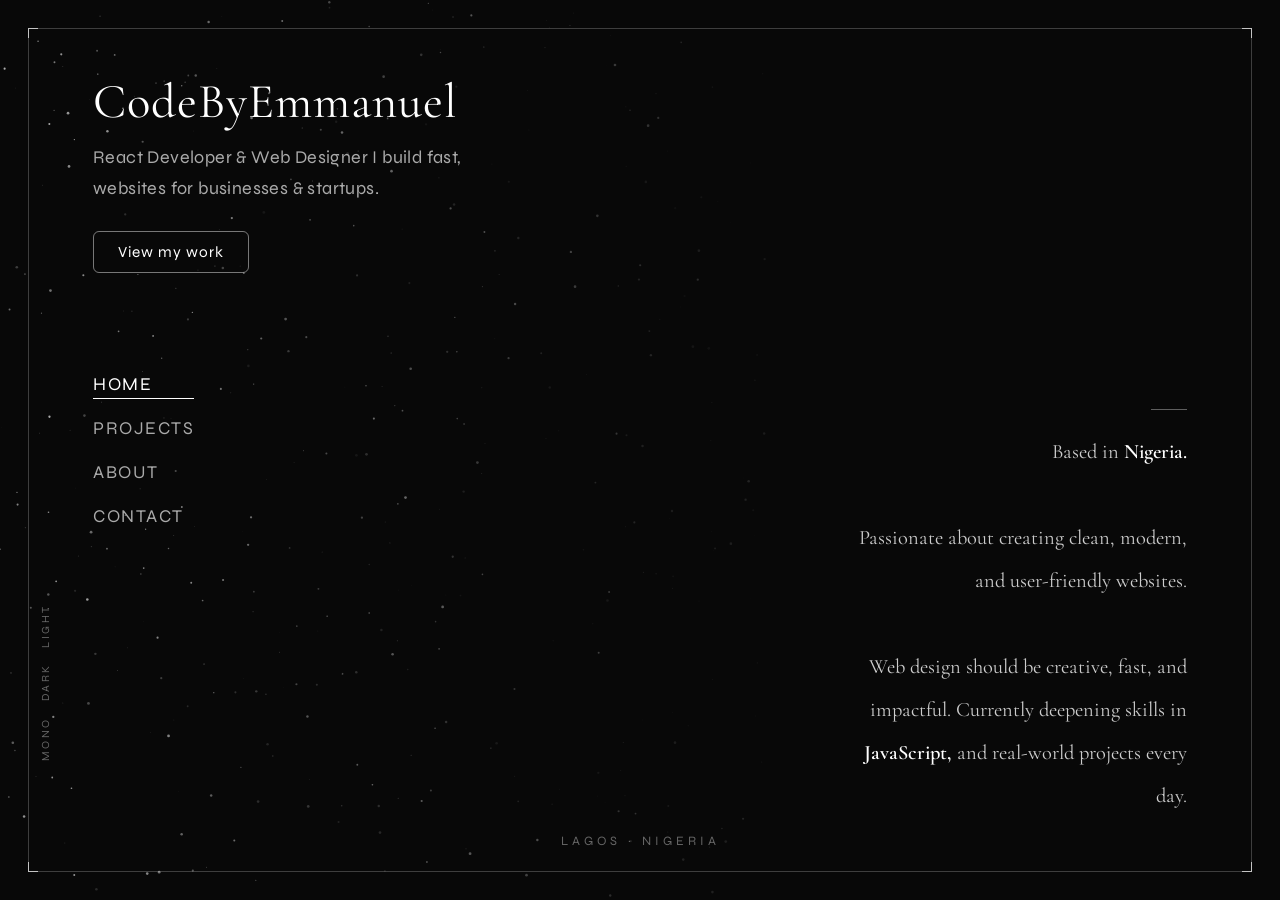
<file: index.html>
<!DOCTYPE html>
<html lang="en">
<head>
  <meta charset="UTF-8">
  <meta name="viewport" content="width=device-width, initial-scale=1.0">
  <title>CodeByEmmanuel | Frontend Developer</title>
  <meta name="color-scheme" content="dark">
  <link href="https://fonts.googleapis.com/css2?family=Cormorant+Garamond:wght@300;400&family=Syne:wght@300;400;500&display=swap" rel="stylesheet">
  <link rel="stylesheet" href="index.css">
</head>
<body class="fade">

  <!-- Particle Background -->
  <canvas id="bg"></canvas>

  <!-- FRAME CONTAINER -->
  <div class="frame">

    <!-- Corner accents -->
    <div class="corner tl"></div>
    <div class="corner tr"></div>
    <div class="corner bl"></div>
    <div class="corner br"></div>

    <!-- TOP-LEFT: Name + Role + CTA -->
    <div class="header">
      <h1>CodeByEmmanuel</h1>
      <p class="role">React Developer & Web Designer I build fast, websites for businesses & startups.</p>
      <a class="project-html" href="project.html">View my work</a>
    </div>

    <!-- TOP-RIGHT: Availability status -->


    <!-- LEFT CENTER: Navigation -->
    <nav class="menu">
      <a href="index.html">Home</a>
      <a href="projects.html">Projects</a>
      <a href="about.html">About</a>
      <a href="contact.html">Contact</a>
    </nav>

    <!-- BOTTOM-RIGHT: Bio -->
    <div class="bio">
      <p>
        Based in <strong>Nigeria.</strong><br><br>
        Passionate about creating clean, modern,
        and user-friendly websites.<br><br>
        Web design should be creative, fast,
        and impactful. Currently deepening
        skills in <strong>JavaScript,</strong>
        and real-world projects every day.
      </p>
    </div>

    <!-- BOTTOM-CENTER: Location tag -->
    <div class="location-tag">Lagos · Nigeria</div>

    <!-- LEFT EDGE: Mode switcher -->
    <div class="side-modes">
      <span>LIGHT</span>
      <span>DARK</span>
      <span>MONO</span>
    </div>

  </div>

  <script src="index.js"></script>

</body>
</html>
</file>
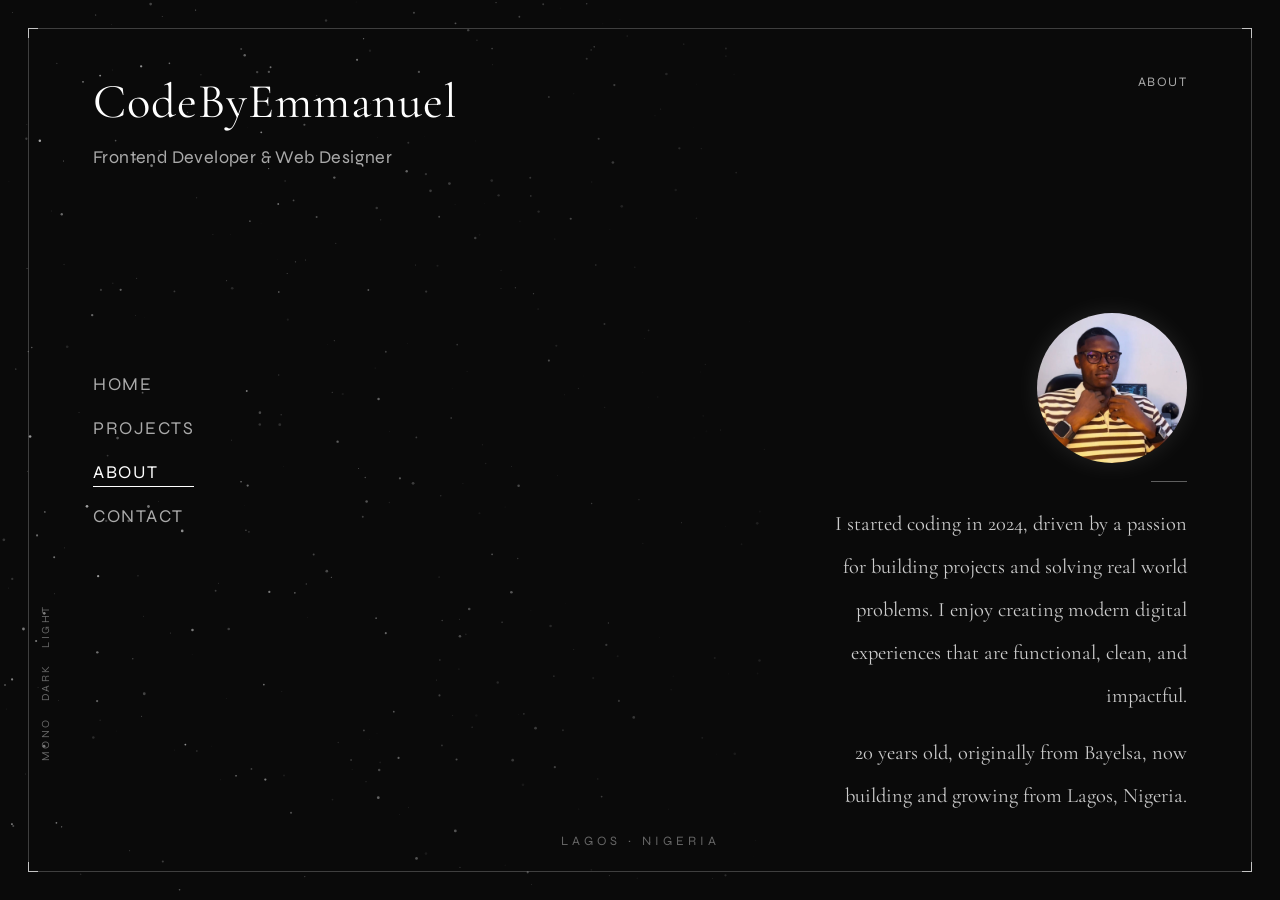
<file: about.html>
<!DOCTYPE html>
<html lang="en">
<head>
  <meta charset="UTF-8">
  <meta name="viewport" content="width=device-width, initial-scale=1.0">
  <title>CodeByEmmanuel | About</title>
  <meta name="color-scheme" content="dark">
  <link href="https://fonts.googleapis.com/css2?family=Cormorant+Garamond:wght@300;400&family=Syne:wght@300;400;500&display=swap" rel="stylesheet">
  <link rel="stylesheet" href="about.css">
</head>
<body class="fade">

  <canvas id="bg"></canvas>

  <div class="frame">

    <div class="corner tl"></div>
    <div class="corner tr"></div>
    <div class="corner bl"></div>
    <div class="corner br"></div>

    <!-- TOP-LEFT: Name + role -->
    <div class="header">
      <h1>CodeByEmmanuel</h1>
      <p class="role">Frontend Developer &amp; Web Designer</p>
    </div>

    <!-- TOP-RIGHT: Page label -->
    <div class="page-label">About</div>

    <!-- LEFT CENTER: Navigation -->
    <nav class="menu">
      <a href="index.html">Home</a>
      <a href="projects.html">Projects</a>
      <a href="about.html">About</a>
      <a href="contact.html">Contact</a>
    </nav>

    <!-- BOTTOM-RIGHT: Bio + Photo -->
    <div class="bio">

      <!-- Photo -->
      <img src="pic.jpeg" alt="Emmanuel" class="bio-photo">

      <!-- Decorative line -->
      <div class="bio-line"></div>

      <!-- Text -->
      <p>
        I started coding in 2024, driven by a passion for building projects
        and solving real world problems. I enjoy creating modern digital
        experiences that are functional, clean, and impactful.
     </p>

     <p>
      20 years old, originally from Bayelsa, now building and growing
      from Lagos, Nigeria.
    </p>

    </div>

    <!-- BOTTOM-CENTER: Location -->
    <div class="location-tag">Lagos · Nigeria</div>

    <!-- LEFT EDGE: Side modes -->
    <div class="side-modes">
      <span>LIGHT</span>
      <span>DARK</span>
      <span>MONO</span>
    </div>

  </div>

  <script src="about.js"></script>
</body>
</html>
</file>
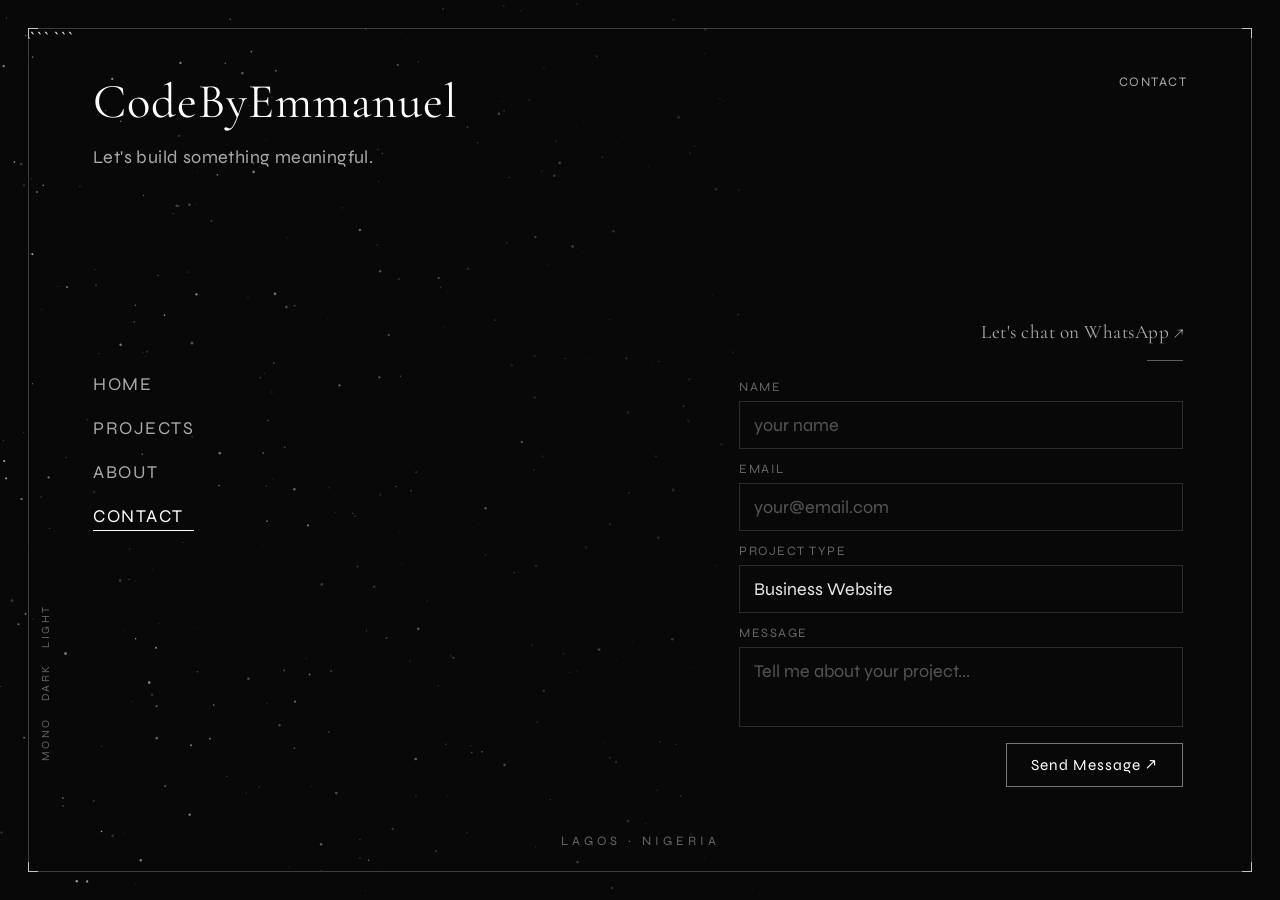
<file: contact.html>
<!DOCTYPE html>

<html lang="en">
<head>
  <meta charset="UTF-8">
  <meta name="viewport" content="width=device-width, initial-scale=1.0">
  <title>CodeByEmmanuel | Contact</title>
  <meta name="color-scheme" content="dark">
  <link href="https://fonts.googleapis.com/css2?family=Cormorant+Garamond:wght@300;400&family=Syne:wght@300;400;500&display=swap" rel="stylesheet">
  <link rel="stylesheet" href="contact.css">
</head>
<body>

<canvas id="bg"></canvas>

  <div class="frame">

```
<div class="corner tl"></div>
<div class="corner tr"></div>
<div class="corner bl"></div>
<div class="corner br"></div>

<!-- TOP-LEFT: Name + role -->
<div class="header">
  <h1>CodeByEmmanuel</h1>
  <p class="role">Let's build something meaningful.</p>
</div>

<!-- TOP-RIGHT: Page label -->
<div class="page-label">Contact</div>

<!-- LEFT CENTER: Navigation -->
<nav class="menu">
  <a href="index.html">Home</a>
  <a href="projects.html">Projects</a>
  <a href="about.html">About</a>
  <a href="contact.html" class="active">Contact</a>
</nav>

<!-- BOTTOM-RIGHT: Contact form -->
<div class="contact-content">

  <!-- Direct links -->
  <div class="direct-contact">
    
    <a href="https://Wa.me/23409165374015" target="_blank">Let's chat on WhatsApp ↗</a>
  </div>

  <!-- Decorative line -->
  <div class="contact-line"></div>

  <!-- Form — connected to Formspree (replace YOUR_FORM_ID) -->
  <form id="contactForm" action="https://formspree.io/f/mojrgwwz" method="POST">

    <div class="form-group">
      <label>Name</label>
      <input type="text" name="name" placeholder="your name" required>
    </div>

    <div class="form-group">
      <label>Email</label>
      <input type="email" name="email" placeholder="your@email.com" required>
    </div>

    <div class="form-group">
      <label>Project Type</label>
      <select name="project">
        <option>Business Website</option>
        <option>Portfolio Website</option>
        <option>Landing Page</option>
        <option>Frontend Job Opportunity</option>
        <option>Other</option>
      </select>
    </div>

    <div class="form-group">
      <label>Message</label>
      <textarea name="message" placeholder="Tell me about your project..." required></textarea>
    </div>

    <button type="submit" class="send-btn">Send Message ↗</button>
    <p class="status"></p>

  </form>

</div>

<!-- BOTTOM-CENTER: Location -->
<div class="location-tag">Lagos · Nigeria</div>

<!-- LEFT EDGE: Side modes -->
<div class="side-modes">
  <span>LIGHT</span>
  <span>DARK</span>
  <span>MONO</span>
</div>
```

  </div>

  <script src="contact.js"></script>

</body>
</html>
</file>
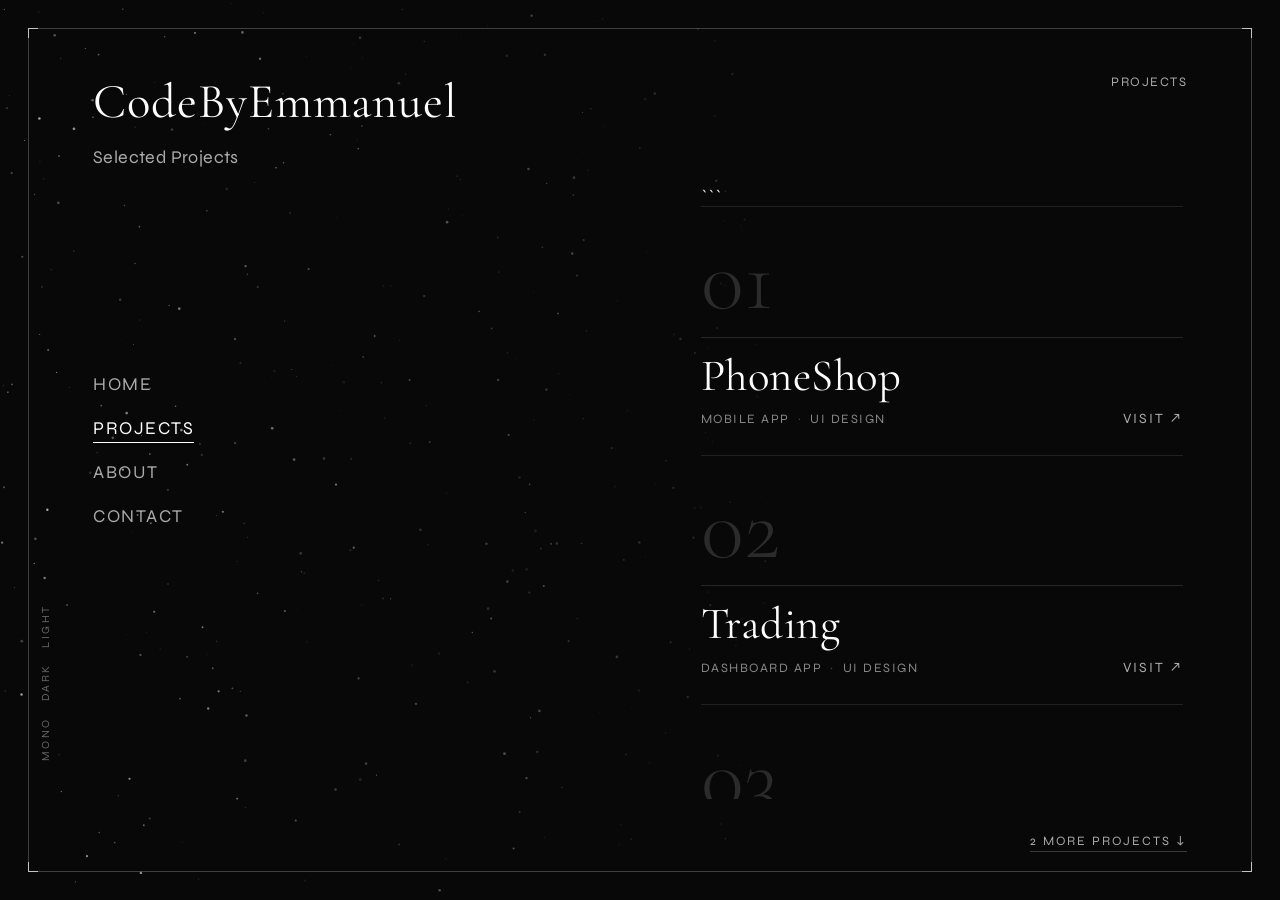
<file: projects.html>
<!DOCTYPE html>
<html lang="en">
<head>
  <meta charset="UTF-8">
  <meta name="viewport" content="width=device-width, initial-scale=1.0">
  <title>CodeByEmmanuel | Projects</title>
  <meta name="color-scheme" content="dark">
  <link href="https://fonts.googleapis.com/css2?family=Cormorant+Garamond:wght@300;400&family=Syne:wght@300;400;500&display=swap" rel="stylesheet">
  <link rel="stylesheet" href="projects.css">
</head>
<body>

<canvas id="bg"></canvas>

<div class="frame">
  <div class="corner tl"></div>
  <div class="corner tr"></div>
  <div class="corner bl"></div>
  <div class="corner br"></div>

  <!-- TOP-LEFT: Name + page title -->

  <div class="header">
    <h1>CodeByEmmanuel</h1>
    <p class="role">Selected Projects</p>
  </div>

  <!-- TOP-RIGHT: Count -->

  <div class="project-count">
    <span></span> Projects
  </div>

  <!-- LEFT CENTER: Navigation -->

  <nav class="menu">
    <a href="index.html">Home</a>
    <a href="projects.html" class="active">Projects</a>
    <a href="about.html">About</a>
    <a href="contact.html">Contact</a>
  </nav>

  <!-- RIGHT: Numbered project cards -->

  <div class="bio-content" id="bioContent">

```
<!-- Project 01 -->
<div class="project-item">
  <div class="project-number">01</div>
  <div class="project-line"></div>
  <div class="project-footer">
    <div>
      <h2>PhoneShop</h2>
      <div class="project-tags">
        <span>Mobile App</span>
        <span>UI DESIGN</span>
      </div>
    </div>
    <a class="project-link" href="#" target="_blank">VISIT ↗</a>
  </div>
</div>

<!-- Project 02 -->
<div class="project-item">
  <div class="project-number">02</div>
  <div class="project-line"></div>
  <div class="project-footer">
    <div>
      <h2>Trading</h2>
      <div class="project-tags">
        <span>DASHBOARD APP</span>
        <span>UI DESIGN</span>
      </div>
    </div>
    <a class="project-link" href="https://codebyemmanuel19.github.io/trading/" target="_blank">VISIT ↗</a>
  </div>
</div>

<!-- Project 03 -->
<div class="project-item">
  <div class="project-number">03</div>
  <div class="project-line"></div>
  <div class="project-footer">
    <div>
      <h2>Auréa</h2>
      <div class="project-tags">
        <span>FASHION WEBSITE</span>
        <span>UI DESIGN</span>
      </div>
    </div>
    <a class="project-link" href="" target="_blank">VISIT ↗</a>
  </div>
</div>

<!-- Project 04 -->
<div class="project-item">
  <div class="project-number">04</div>
  <div class="project-line"></div>
  <div class="project-footer">
    <div>
      <h2>Restaurant</h2>
      <div class="project-tags">
        <span>BUSINESS WEBSITE</span>
        <span>UI DESIGN</span>
      </div>
    </div>
    <a class="project-link" href="#" target="_blank">VISIT ↗</a>
  </div>
</div>


  </div>

  <!-- Scroll hint -->

  <div class="scroll-hint" id="scrollHint">
    <span id="scrollHintText">2 more projects ↓</span>
  </div>

  <!-- LEFT EDGE -->

  <div class="side-modes">
    <span>LIGHT</span>
    <span>DARK</span>
    <span>MONO</span>
  </div>

</div>

<script src="projects.js"></script>

</body>
</html>
</file>
<file: index.css>
/* ============================================================
   INDEX.CSS — CodeByEmmanuel Portfolio
   ============================================================ */


/* ─── RESET & BASE ─────────────────────────────────────────── */

*, *::before, *::after {
  margin: 0;
  padding: 0;
  box-sizing: border-box;
}

html, body {
  background: #0a0a0a;
  height: 100%;
}

body {
  opacity: 0;
  transition: opacity 0.5s ease;
  background: #0a0a0a;
  color: #eaeaea;
  font-family: 'Syne', sans-serif;
  overflow: hidden;
}

body.fade-in {
  opacity: 1;
}


/* ─── CANVAS BACKGROUND ────────────────────────────────────── */

canvas {
  position: fixed;
  top: 0;
  left: 0;
  width: 100%;
  height: 100%;
  z-index: 0;
  pointer-events: none;
}


/* ─── FRAME ────────────────────────────────────────────────── */

.frame {
  position: fixed;
  inset: clamp(12px, 2.5vw, 28px);
  border: 1px solid rgba(255, 255, 255, 0.22);
  z-index: 2;
}


/* ─── CORNER ACCENTS ───────────────────────────────────────── */

.corner {
  position: absolute;
  width: 10px;
  height: 10px;
}

.corner.tl {
  top: -1px;
  left: -1px;
  border-top: 1px solid rgba(255, 255, 255, 0.7);
  border-left: 1px solid rgba(255, 255, 255, 0.7);
}

.corner.tr {
  top: -1px;
  right: -1px;
  border-top: 1px solid rgba(255, 255, 255, 0.7);
  border-right: 1px solid rgba(255, 255, 255, 0.7);
}

.corner.bl {
  bottom: -1px;
  left: -1px;
  border-bottom: 1px solid rgba(255, 255, 255, 0.7);
  border-left: 1px solid rgba(255, 255, 255, 0.7);
}

.corner.br {
  bottom: -1px;
  right: -1px;
  border-bottom: 1px solid rgba(255, 255, 255, 0.7);
  border-right: 1px solid rgba(255, 255, 255, 0.7);
}


/* ─── HEADER — TOP LEFT ────────────────────────────────────── */

.header {
  position: absolute;
  top: clamp(28px, 5vh, 60px);
  left: clamp(28px, 5vw, 72px);
  max-width: clamp(240px, 38vw, 500px);
}

.header h1 {
  font-family: 'Cormorant Garamond', serif;
  font-size: clamp(30px, 3.8vw, 54px);
  font-weight: 400;
  letter-spacing: 1px;
  line-height: 1.15;
  color: #ffffff;
}

.role {
  margin-top: 12px;
  font-size: clamp(15px, 1.4vw, 19px);
  color: #aaaaaa;
  font-weight: 400;
  letter-spacing: 0.4px;
  line-height: 1.75;
  max-width: 400px;
}

.project-html {
  display: inline-block;
  margin-top: 26px;
  padding: 11px 24px;
  border: 1px solid rgba(255, 255, 255, 0.45);
  border-radius: 6px;
  color: #ffffff;
  text-decoration: none;
  font-size: clamp(14px, 1.2vw, 16px);
  font-weight: 400;
  letter-spacing: 1px;
  transition: all 0.3s ease;
}

.project-html:hover {
  background: rgba(255, 255, 255, 0.1);
  color: #ffffff;
  transform: translateY(-2px);
  border-color: rgba(255, 255, 255, 0.8);
}


/* ─── STATUS BADGE — TOP RIGHT ─────────────────────────────── */

.status {
  position: absolute;
  top: clamp(28px, 5vh, 60px);
  right: clamp(28px, 5vw, 80px);
  display: flex;
  align-items: center;
  gap: 8px;
  font-size: clamp(13px, 1vw, 15px);
  color: #aaaaaa;
  letter-spacing: 1.5px;
  text-transform: uppercase;
}

.status-dot {
  width: 7px;
  height: 7px;
  border-radius: 50%;
  background: #4caf80;
  box-shadow: 0 0 8px rgba(76, 175, 128, 0.7);
  animation: pulse 2.4s ease infinite;
}

@keyframes pulse {
  0%, 100% { opacity: 1; }
  50%       { opacity: 0.35; }
}


/* ─── NAVIGATION — LEFT CENTER ─────────────────────────────── */

.menu {
  position: absolute;
  top: 50%;
  transform: translateY(-50%);
  left: clamp(28px, 5vw, 72px);
  display: flex;
  flex-direction: column;
  gap: clamp(14px, 2.5vh, 22px);
}

.menu a {
  text-decoration: none;
  color: #aaaaaa;
  font-size: clamp(15px, 1.5vw, 18px);
  font-weight: 400;
  letter-spacing: 1.5px;
  text-transform: uppercase;
  transition: color 0.25s ease;
  position: relative;
  display: inline-block;
}

.menu a::after {
  content: "";
  position: absolute;
  left: 0;
  bottom: -4px;
  width: 0%;
  height: 1px;
  background: #ffffff;
  transition: width 0.3s ease;
}

.menu a:hover,
.menu a.active {
  color: #ffffff;
}

.menu a:hover::after,
.menu a.active::after {
  width: 100%;
}


/* ─── BIO — BOTTOM RIGHT ───────────────────────────────────── */

.bio {
  position: absolute;
  right: clamp(28px, 5vw, 80px);
  bottom: clamp(28px, 6vh, 72px);
  max-width: clamp(220px, 28vw, 360px);
  text-align: right;
  z-index: 3;
}

.bio::before {
  content: "";
  display: block;
  width: 36px;
  height: 1px;
  background: rgba(255, 255, 255, 0.35);
  margin-left: auto;
  margin-bottom: 20px;
}

.bio p {
  font-family: 'Cormorant Garamond', serif;
  font-size: clamp(18px, 1.6vw, 23px);
  line-height: 2.1;
  color: #cccccc;
  font-weight: 400;
}

.bio p strong {
  color: #ffffff;
  font-weight: 600;
}


/* ─── LOCATION TAG — BOTTOM CENTER ────────────────────────── */

.location-tag {
  position: absolute;
  bottom: clamp(14px, 2.5vh, 28px);
  left: 50%;
  transform: translateX(-50%);
  font-size: clamp(11px, 1vw, 13px);
  color: #666666;
  letter-spacing: 4px;
  text-transform: uppercase;
  white-space: nowrap;
}


/* ─── SIDE MODES — LEFT EDGE ───────────────────────────────── */

.side-modes {
  position: absolute;
  left: clamp(6px, 0.8vw, 10px);
  bottom: clamp(60px, 14vh, 110px);
  display: flex;
  flex-direction: column;
  gap: 16px;
  font-size: clamp(9px, 0.85vw, 11px);
  color: #666666;
  letter-spacing: 2.5px;
}

.side-modes span {
  writing-mode: vertical-rl;
  transform: rotate(180deg);
  cursor: pointer;
  transition: color 0.2s ease;
}

.side-modes span:hover {
  color: #bbbbbb;
}
</file>
<file: about.css>
/* ============================================================
   ABOUT.CSS — CodeByEmmanuel Portfolio
   (sized to match INDEX.CSS)
   ============================================================ */

*, *::before, *::after { margin: 0; padding: 0; box-sizing: border-box; }

html, body { background: #0a0a0a; height: 100%; }

body {
  opacity: 0;
  transition: opacity 0.5s ease;
  background: #0a0a0a;
  color: #eaeaea;
  font-family: 'Syne', sans-serif;
  overflow: hidden;
}

body.fade-in { opacity: 1; }

canvas {
  position: fixed;
  top: 0; left: 0;
  width: 100%; height: 100%;
  z-index: 0;
  pointer-events: none;
}

/* ─── FRAME ────────────────────────────────────────────────── */

.frame {
  position: fixed;
  inset: clamp(12px, 2.5vw, 28px);
  border: 1px solid rgba(255, 255, 255, 0.22);
  z-index: 2;
}

/* ─── CORNERS ──────────────────────────────────────────────── */

.corner { position: absolute; width: 10px; height: 10px; }
.corner.tl { top:-1px; left:-1px; border-top:1px solid rgba(255,255,255,0.7); border-left:1px solid rgba(255,255,255,0.7); }
.corner.tr { top:-1px; right:-1px; border-top:1px solid rgba(255,255,255,0.7); border-right:1px solid rgba(255,255,255,0.7); }
.corner.bl { bottom:-1px; left:-1px; border-bottom:1px solid rgba(255,255,255,0.7); border-left:1px solid rgba(255,255,255,0.7); }
.corner.br { bottom:-1px; right:-1px; border-bottom:1px solid rgba(255,255,255,0.7); border-right:1px solid rgba(255,255,255,0.7); }

/* ─── HEADER — TOP LEFT (matches index) ───────────────────── */

.header {
  position: absolute;
  top: clamp(28px, 5vh, 60px);
  left: clamp(28px, 5vw, 72px);
  max-width: clamp(240px, 38vw, 500px);
  z-index: 3;
}

.header h1 {
  font-family: 'Cormorant Garamond', serif;
  font-size: clamp(30px, 3.8vw, 54px);
  font-weight: 400;
  letter-spacing: 1px;
  line-height: 1.15;
  color: #ffffff;
}

.role {
  margin-top: 12px;
  font-size: clamp(15px, 1.4vw, 19px);
  color: #aaaaaa;
  font-weight: 400;
  letter-spacing: 0.4px;
  line-height: 1.75;
  max-width: 400px;
}

/* ─── PAGE LABEL — TOP RIGHT (matches status position) ────── */

.page-label {
  position: absolute;
  top: clamp(28px, 5vh, 60px);
  right: clamp(28px, 5vw, 80px);
  font-size: clamp(13px, 1vw, 15px);
  color: #aaaaaa;
  letter-spacing: 1.5px;
  text-transform: uppercase;
  z-index: 3;
}

/* ─── NAV — LEFT CENTER (matches index) ────────────────────── */

.menu {
  position: absolute;
  top: 50%;
  transform: translateY(-50%);
  left: clamp(28px, 5vw, 72px);
  display: flex;
  flex-direction: column;
  gap: clamp(14px, 2.5vh, 22px);
  z-index: 3;
}

.menu a {
  text-decoration: none;
  color: #aaaaaa;
  font-size: clamp(15px, 1.5vw, 18px);
  font-weight: 400;
  letter-spacing: 1.5px;
  text-transform: uppercase;
  transition: color 0.25s ease;
  position: relative;
  display: inline-block;
}

.menu a::after {
  content: "";
  position: absolute;
  left: 0; bottom: -4px;
  width: 0%; height: 1px;
  background: #ffffff;
  transition: width 0.3s ease;
}

.menu a:hover, .menu a.active { color: #ffffff; }
.menu a:hover::after, .menu a.active::after { width: 100%; }

/* ─── BIO — BOTTOM RIGHT (matches index sizing) ────────────── */

.bio {
  position: absolute;
  right: clamp(28px, 5vw, 80px);
  bottom: clamp(28px, 6vh, 72px);
  max-width: clamp(220px, 28vw, 360px);
  text-align: right;
  z-index: 3;
}

/* Photo — sits above the bio text, same right alignment */
.bio-photo {
  width: clamp(90px, 12vw, 150px);
  height: clamp(90px, 12vw, 150px);
  object-fit: cover;
  border-radius: 50%;
  margin-left: auto;
  display: block;
  margin-bottom: 18px;
  filter: grayscale(15%);
  transition: all 0.4s ease;
  box-shadow: 0 0 25px rgba(255, 255, 255, 0.1);
}

.bio-photo:hover {
  transform: scale(1.04);
  filter: grayscale(0%);
  box-shadow: 0 0 35px rgba(255, 255, 255, 0.16);
}

/* Decorative line — same as index .bio::before, kept as element for the photo layout */
.bio-line {
  width: 36px;
  height: 1px;
  background: rgba(255, 255, 255, 0.35);
  margin-left: auto;
  margin-bottom: 20px;
}

.bio p {
  font-family: 'Cormorant Garamond', serif;
  font-size: clamp(18px, 1.6vw, 23px);
  line-height: 2.1;
  color: #cccccc;
  font-weight: 400;
}

.bio p + p {
  margin-top: 14px;
}

.bio p strong {
  color: #ffffff;
  font-weight: 600;
}

/* ─── LOCATION TAG — BOTTOM CENTER (matches index) ─────────── */

.location-tag {
  position: absolute;
  bottom: clamp(14px, 2.5vh, 28px);
  left: 50%;
  transform: translateX(-50%);
  font-size: clamp(11px, 1vw, 13px);
  color: #666666;
  letter-spacing: 4px;
  text-transform: uppercase;
  white-space: nowrap;
  z-index: 3;
}

/* ─── SIDE MODES — LEFT EDGE (matches index) ───────────────── */

.side-modes {
  position: absolute;
  left: clamp(6px, 0.8vw, 10px);
  bottom: clamp(60px, 14vh, 110px);
  display: flex;
  flex-direction: column;
  gap: 16px;
  font-size: clamp(9px, 0.85vw, 11px);
  color: #666666;
  letter-spacing: 2.5px;
  z-index: 3;
}

.side-modes span {
  writing-mode: vertical-rl;
  transform: rotate(180deg);
  cursor: pointer;
  transition: color 0.2s ease;
}

.side-modes span:hover { color: #bbbbbb; }

/* ============================================================
   iPhone 13 About Page Fix
   ============================================================ */

@media (max-width: 430px) {

  .bio {
    bottom: 10px;
  }

}
</file>
<file: contact.css>
/* ============================================================
   CONTACT.CSS — CodeByEmmanuel Portfolio
   ============================================================ */

*, *::before, *::after { margin: 0; padding: 0; box-sizing: border-box; }

html, body { background: #0a0a0a; height: 100%; }

body {
  opacity: 0;
  transition: opacity 0.5s ease;
  background: #0a0a0a;
  color: #eaeaea;
  font-family: 'Syne', sans-serif;
  overflow: hidden;
}

body.fade-in { opacity: 1; }

canvas {
  position: fixed;
  top: 0; left: 0;
  width: 100%; height: 100%;
  z-index: 0;
  pointer-events: none;
}

/* ─── FRAME ─────────────────────────────────────────────────── */

.frame {
  position: fixed;
  inset: clamp(12px, 2.5vw, 28px);
  border: 1px solid rgba(255, 255, 255, 0.22); /* was 0.15 */
  z-index: 2;
}

/* ─── CORNERS ──────────────────────────────────────────────── */

.corner { position: absolute; width: 10px; height: 10px; }
.corner.tl { top:-1px; left:-1px; border-top:1px solid rgba(255,255,255,0.7); border-left:1px solid rgba(255,255,255,0.7); }
.corner.tr { top:-1px; right:-1px; border-top:1px solid rgba(255,255,255,0.7); border-right:1px solid rgba(255,255,255,0.7); }
.corner.bl { bottom:-1px; left:-1px; border-bottom:1px solid rgba(255,255,255,0.7); border-left:1px solid rgba(255,255,255,0.7); }
.corner.br { bottom:-1px; right:-1px; border-bottom:1px solid rgba(255,255,255,0.7); border-right:1px solid rgba(255,255,255,0.7); }

/* ─── HEADER — TOP LEFT ──────────────────────────────────────*/

.header {
  position: absolute;
  top: clamp(28px, 5vh, 60px);
  left: clamp(28px, 5vw, 72px);
  max-width: clamp(240px, 38vw, 500px);
}

.header h1 {
  font-family: 'Cormorant Garamond', serif;
  font-size: clamp(30px, 3.8vw, 54px); /* was 26px */
  font-weight: 400; /* was 300 */
  letter-spacing: 1px;
  line-height: 1.15;
  color: #ffffff;
}

.role {
  margin-top: 12px; /* was 10px */
  font-size: clamp(18px, 1.4vw, 19px);
  color: #aaaaaa; /* was #888888 */
  font-weight: 400; /* was 300 */
  letter-spacing: 0.4px;
  line-height: 1.75; /* was 1.7 */
}

/* ─── PAGE LABEL — TOP RIGHT ───────────────────────────────── */

.page-label {
  position: absolute;
  top: clamp(28px, 5vh, 60px);
  right: clamp(28px, 5vw, 80px);
  font-size: clamp(13px, 1vw, 15px);
  color: #aaaaaa; /* was #888888 */
  letter-spacing: 1.5px;
  text-transform: uppercase;
}

/* ─── NAV — LEFT CENTER ────────────────────────────────────── */

.menu {
  position: absolute;
  top: 50%;
  transform: translateY(-50%);
  left: clamp(28px, 5vw, 72px);
  display: flex;
  flex-direction: column;
  gap: clamp(14px, 2.5vh, 22px); /* was 10px–16px */
}

.menu a {
  text-decoration: none;
  color: #aaaaaa; /* was #888888 */
  font-size: clamp(15px, 1.5vw, 18px);
  font-weight: 400;
  letter-spacing: 1.5px; /* was 1.2px */
  text-transform: uppercase;
  transition: color 0.25s ease;
  position: relative;
  display: inline-block;
}

.menu a::after {
  content: "";
  position: absolute;
  left: 0; bottom: -4px; /* was -3px */
  width: 0%; height: 1px;
  background: #ffffff;
  transition: width 0.3s ease;
}

.menu a:hover,
.menu a.active { color: #ffffff; }

.menu a:hover::after,
.menu a.active::after { width: 100%; }

/* ─── CONTACT CONTENT — BOTTOM RIGHT ──────────────────────── */

.contact-content {
  position: absolute;
  right: clamp(28px, 5vw, 80px);
  bottom: clamp(28px, 6vh, 72px);
  width: clamp(200px, 35vw, 460px);
  max-height: 70vh;
  overflow-y: auto;
  padding-right: 4px;
}

/* Scrollbar */
.contact-content::-webkit-scrollbar { width: 3px; }
.contact-content::-webkit-scrollbar-track { background: transparent; }
.contact-content::-webkit-scrollbar-thumb { background: rgba(255,255,255,0.2); border-radius: 10px; }
.contact-content::-webkit-scrollbar-thumb:hover { background: rgba(255,255,255,0.4); }

/* Direct links */
.direct-contact {
  display: flex;
  flex-direction: column;
  gap: 8px; /* was 6px */
  text-align: right;
  margin-bottom: 4px;
}

.direct-contact a {
  font-family: 'Cormorant Garamond', serif;
  font-size: clamp(16px, 1.5vw, 20px);
  color: #aaaaaa; /* was #888888 */
  text-decoration: none;
  letter-spacing: 0.5px;
  transition: color 0.2s ease;
}

.direct-contact a:hover { color: #ffffff; }

/* Decorative line */
.contact-line {
  width: 36px; /* was 32px */
  height: 1px;
  background: rgba(255, 255, 255, 0.35); /* was 0.25 */
  margin-left: auto;
  margin-top: 16px; /* was 14px */
  margin-bottom: 18px; /* was 16px */
}

/* Form */
form {
  display: flex;
  flex-direction: column;
  gap: 12px; /* was 10px */
}

.form-group {
  display: flex;
  flex-direction: column;
  gap: 6px; /* was 5px */
}

label {
  font-size: clamp(12px, 1vw, 14px);
  color: #666666; /* was #555555 */
  letter-spacing: 1.5px;
  text-transform: uppercase;
}

input,
textarea,
select {
  width: 100%;
  background: transparent;
  border: 1px solid rgba(255, 255, 255, 0.15); /* was 0.1 */
  padding: 12px 14px;
  color: #eaeaea;
  font-size: clamp(16px, 1.4vw, 18px);
  font-family: 'Syne', sans-serif;
  outline: none;
  transition: border-color 0.3s ease;
  border-radius: 0;
  -webkit-appearance: none;
  appearance: none;
}

input:focus,
textarea:focus,
select:focus {
  border-color: rgba(255, 255, 255, 0.45); /* was 0.35 */
}

input::placeholder,
textarea::placeholder {
  color: #555555; /* was #444444 — more visible */
  font-size: clamp(16px, 1.4vw, 18px);
}

select option {
  background: #0a0a0a;
  color: #eaeaea;
}

textarea {
  resize: none;
  min-height: 80px;
}

/* Send button */
.send-btn {
  margin-top: 4px;
  padding: 12px 24px;
  background: transparent;
  border: 1px solid rgba(255, 255, 255, 0.45); /* was 0.35 */
  color: #ffffff; /* was #dddddd */
  font-size: clamp(14px, 1.2vw, 16px);
  font-family: 'Syne', sans-serif;
  letter-spacing: 1px;
  cursor: pointer;
  transition: all 0.3s ease;
  text-align: right;
  align-self: flex-end;
}

.send-btn:hover {
  background: rgba(255, 255, 255, 0.1); /* was 0.08 */
  color: #ffffff;
  border-color: rgba(255, 255, 255, 0.8); /* was 0.7 */
}

.send-btn:disabled {
  opacity: 0.4;
  cursor: not-allowed;
}

/* Status message */
.status {
  font-size: clamp(13px, 1vw, 15px);
  color: #aaaaaa; /* was #888888 */
  text-align: right;
  letter-spacing: 0.5px;
  min-height: 18px;
  transition: color 0.3s ease;
}

.status.success { color: #7aab8a; }
.status.error   { color: #b87a7a; }

/* ─── LOCATION TAG — BOTTOM CENTER ────────────────────────── */

.location-tag {
  position: absolute;
  bottom: clamp(14px, 2.5vh, 28px);
  left: 50%;
  transform: translateX(-50%);
  font-size: clamp(11px, 1vw, 13px);
  color: #666666; /* was #555555 */
  letter-spacing: 4px; /* was 3px */
  text-transform: uppercase;
  white-space: nowrap;
}

/* ─── SIDE MODES — LEFT EDGE ───────────────────────────────── */

.side-modes {
  position: absolute;
  left: clamp(6px, 0.8vw, 10px);
  bottom: clamp(60px, 14vh, 110px);
  display: flex;
  flex-direction: column;
  gap: 16px; /* was 14px */
  font-size: clamp(9px, 0.85vw, 11px);
  color: #666666; /* was #555555 */
  letter-spacing: 2.5px;
}

.side-modes span {
  writing-mode: vertical-rl;
  transform: rotate(180deg);
  cursor: pointer;
  transition: color 0.2s ease;
}

.side-modes span:hover { color: #bbbbbb; } /* was #aaaaaa */


@media (max-width: 430px) {

  .contact-content {
    top: 120px;
    right: 25px;
    bottom: auto;
    width: 55%;
    max-height: 65vh;
  }

  .direct-contact {
    margin-bottom: 15px;
  }

}
</file>
<file: projects.css>
/* ============================================================
   PROJECT.CSS — CodeByEmmanuel Portfolio
   ============================================================ */


/* ─── RESET & BASE ─────────────────────────────────────────── */

*, *::before, *::after {
  margin: 0;
  padding: 0;
  box-sizing: border-box;
}

html, body {
  background: #0a0a0a;
  height: 100%;
}

body {
  opacity: 0;
  transition: opacity 0.5s ease;
  background: #0a0a0a;
  color: #eaeaea;
  font-family: 'Syne', sans-serif;
  overflow: hidden;
}

body.fade-in {
  opacity: 1;
}


/* ─── CANVAS BACKGROUND ────────────────────────────────────── */

canvas {
  position: fixed;
  top: 0; left: 0;
  width: 100%; height: 100%;
  z-index: 0;
  pointer-events: none;
}


/* ─── FRAME ────────────────────────────────────────────────── */

.frame {
  position: fixed;
  inset: clamp(12px, 2.5vw, 28px);
  border: 1px solid rgba(255, 255, 255, 0.22); /* was 0.15 */
  z-index: 2;
}


/* ─── CORNER ACCENTS ───────────────────────────────────────── */

.corner { position: absolute; width: 10px; height: 10px; }
.corner.tl { top:-1px; left:-1px; border-top:1px solid rgba(255,255,255,0.7); border-left:1px solid rgba(255,255,255,0.7); }
.corner.tr { top:-1px; right:-1px; border-top:1px solid rgba(255,255,255,0.7); border-right:1px solid rgba(255,255,255,0.7); }
.corner.bl { bottom:-1px; left:-1px; border-bottom:1px solid rgba(255,255,255,0.7); border-left:1px solid rgba(255,255,255,0.7); }
.corner.br { bottom:-1px; right:-1px; border-bottom:1px solid rgba(255,255,255,0.7); border-right:1px solid rgba(255,255,255,0.7); }


/* ─── HEADER — TOP LEFT ────────────────────────────────────── */

.header {
  position: absolute;
  top: clamp(28px, 5vh, 60px);
  left: clamp(28px, 5vw, 72px);
  max-width: clamp(240px, 38vw, 500px);
}

.header h1 {
  font-family: 'Cormorant Garamond', serif;
  font-size: clamp(30px, 3.8vw, 54px); /* was 26px */
  font-weight: 400; /* was 300 */
  letter-spacing: 1px;
  line-height: 1.15;
  color: #ffffff;
}

.role {
  margin-top: 12px; /* was 10px */
  font-size: clamp(15px, 1.4vw, 19px);
  color: #aaaaaa; /* was #888888 */
  font-weight: 400; /* was 300 */
  letter-spacing: 0.4px;
  line-height: 1.75; /* was 1.7 */
  max-width: 400px;
}


/* ─── PROJECT COUNT — TOP RIGHT ────────────────────────────── */

.project-count {
  position: absolute;
  top: clamp(28px, 5vh, 60px);
  right: clamp(28px, 5vw, 80px);
  display: flex;
  align-items: center;
  gap: 8px;
  font-size: clamp(13px, 1vw, 15px);
  color: #aaaaaa; /* was #888888 */
  letter-spacing: 1.5px;
  text-transform: uppercase;
}

.project-count span {
  font-family: 'Cormorant Garamond', serif;
  font-size: clamp(30px, 3.8vw, 54px); /* was 26px */
  font-weight: 400; /* was 300 */
  color: #ffffff;
  line-height: 1;
}


/* ─── NAVIGATION — LEFT CENTER ─────────────────────────────── */

.menu {
  position: absolute;
  top: 50%;
  transform: translateY(-50%);
  left: clamp(28px, 5vw, 72px);
  display: flex;
  flex-direction: column;
  gap: clamp(14px, 2.5vh, 22px); /* was 10px–16px */
}

.menu a {
  text-decoration: none;
  color: #aaaaaa; /* was #888888 */
  font-size: clamp(15px, 1.5vw, 18px);
  font-weight: 400;
  letter-spacing: 1.5px; /* was 1.2px */
  text-transform: uppercase;
  transition: color 0.25s ease;
  position: relative;
  display: inline-block;
}

.menu a::after {
  content: "";
  position: absolute;
  left: 0; bottom: -4px; /* was -3px */
  width: 0%; height: 1px;
  background: #ffffff;
  transition: width 0.3s ease;
}

.menu a:hover,
.menu a.active { color: #ffffff; }

.menu a:hover::after,
.menu a.active::after { width: 100%; }


/* ─── PROJECT LIST — BOTTOM RIGHT ──────────────────────────── */

.bio-content {
  position: absolute;
  right: clamp(28px, 5vw, 80px);
  bottom: clamp(52px, 8vh, 90px);
  width: clamp(200px, 38vw, 520px);
  max-height: 68vh;
  overflow-y: auto;
  padding-right: 4px;
}

/* Scrollbar */
.bio-content::-webkit-scrollbar { width: 3px; }
.bio-content::-webkit-scrollbar-track { background: transparent; }
.bio-content::-webkit-scrollbar-thumb { background: rgba(255,255,255,0.2); border-radius: 10px; }
.bio-content::-webkit-scrollbar-thumb:hover { background: rgba(255,255,255,0.4); }


/* ─── PROJECT CARD ──────────────────────────────────────────── */

.project-item {
  padding: 28px 0;
  border-bottom: 1px solid rgba(255, 255, 255, 0.1); /* was 0.08 */
  transition: border-color 0.3s ease;
  cursor: pointer;
}

.project-item:first-child {
  border-top: 1px solid rgba(255, 255, 255, 0.1); /* was 0.08 */
}

.project-item:hover {
  border-color: rgba(255, 255, 255, 0.28); /* was 0.2 */
}

/* Big number */
.project-number {
  font-family: 'Cormorant Garamond', serif;
  font-size: clamp(52px, 7vw, 100px);
  font-weight: 300;
  color: rgba(255, 255, 255, 0.14); /* was 0.1 */
  line-height: 1;
  margin-bottom: 12px;
  transition: color 0.3s ease;
}

.project-item:hover .project-number {
  color: rgba(255, 255, 255, 0.36); /* was 0.28 */
}

.project-line {
  width: 100%;
  height: 1px;
  background: rgba(255, 255, 255, 0.12); /* was 0.1 */
  margin-bottom: 14px;
}

.project-footer {
  display: flex;
  justify-content: space-between;
  align-items: flex-end;
  gap: 12px;
}

/* Project name */
.project-footer h2 {
  font-family: 'Cormorant Garamond', serif;
  font-size: clamp(28px, 3.5vw, 52px);
  font-weight: 400; /* was 300 */
  color: #ffffff;
  letter-spacing: 0.5px;
  line-height: 1.1;
}

/* Tech tags */
.project-tags {
  margin-top: 10px;
  display: flex;
  flex-wrap: wrap;
  gap: 8px;
}

.project-tags span {
  font-size: clamp(11px, 1vw, 13px);
  color: #888888; /* was #666666 — more readable */
  letter-spacing: 1.5px;
  text-transform: uppercase;
}

.project-tags span::after {
  content: "·";
  margin-left: 8px;
  color: #444444; /* was #333333 */
}

.project-tags span:last-child::after { display: none; }

/* Visit link */
.project-link {
  text-decoration: none;
  font-size: clamp(13px, 1.1vw, 15px);
  color: #aaaaaa; /* was #888888 */
  letter-spacing: 2px;
  text-transform: uppercase;
  white-space: nowrap;
  transition: color 0.2s ease;
  flex-shrink: 0;
}

.project-link:hover { color: #ffffff; }


/* ─── SCROLL HINT ───────────────────────────────────────────── */

.scroll-hint {
  position: absolute;
  bottom: clamp(14px, 2.5vh, 28px);
  right: clamp(28px, 5vw, 80px);
  opacity: 1;
  transition: opacity 0.4s ease;
  animation: pulse 2s ease infinite;
  pointer-events: none;
}

.scroll-hint span {
  font-family: 'Syne', sans-serif;
  font-size: clamp(12px, 1vw, 14px);
  color: #aaaaaa; /* was #888888 */
  letter-spacing: 2px;
  text-transform: uppercase;
  border-bottom: 1px solid rgba(255, 255, 255, 0.2); /* was 0.15 */
  padding-bottom: 2px;
}

.scroll-hint.hidden {
  opacity: 0;
  pointer-events: none;
}

@keyframes pulse {
  0%, 100% { opacity: 1; }
  50%       { opacity: 0.45; }
}


/* ─── SIDE MODES — LEFT EDGE ───────────────────────────────── */

.side-modes {
  position: absolute;
  left: clamp(6px, 0.8vw, 10px);
  bottom: clamp(60px, 14vh, 110px);
  display: flex;
  flex-direction: column;
  gap: 16px; /* was 14px */
  font-size: clamp(9px, 0.85vw, 11px);
  color: #666666; /* was #555555 */
  letter-spacing: 2.5px;
}

.side-modes span {
  writing-mode: vertical-rl;
  transform: rotate(180deg);
  cursor: pointer;
  transition: color 0.2s ease;
}

.side-modes span:hover { color: #bbbbbb; } /* was #aaaaaa */


/* ============================================================
   iPhone 13 Fix
   Keeps your design exactly the same
   ============================================================ */

@media (max-width: 430px) {

  .bio-content {
    bottom: 30px;
    max-height: 50vh;
  }

  .project-item {
    padding: 35px 0;
  }

}
</file>
